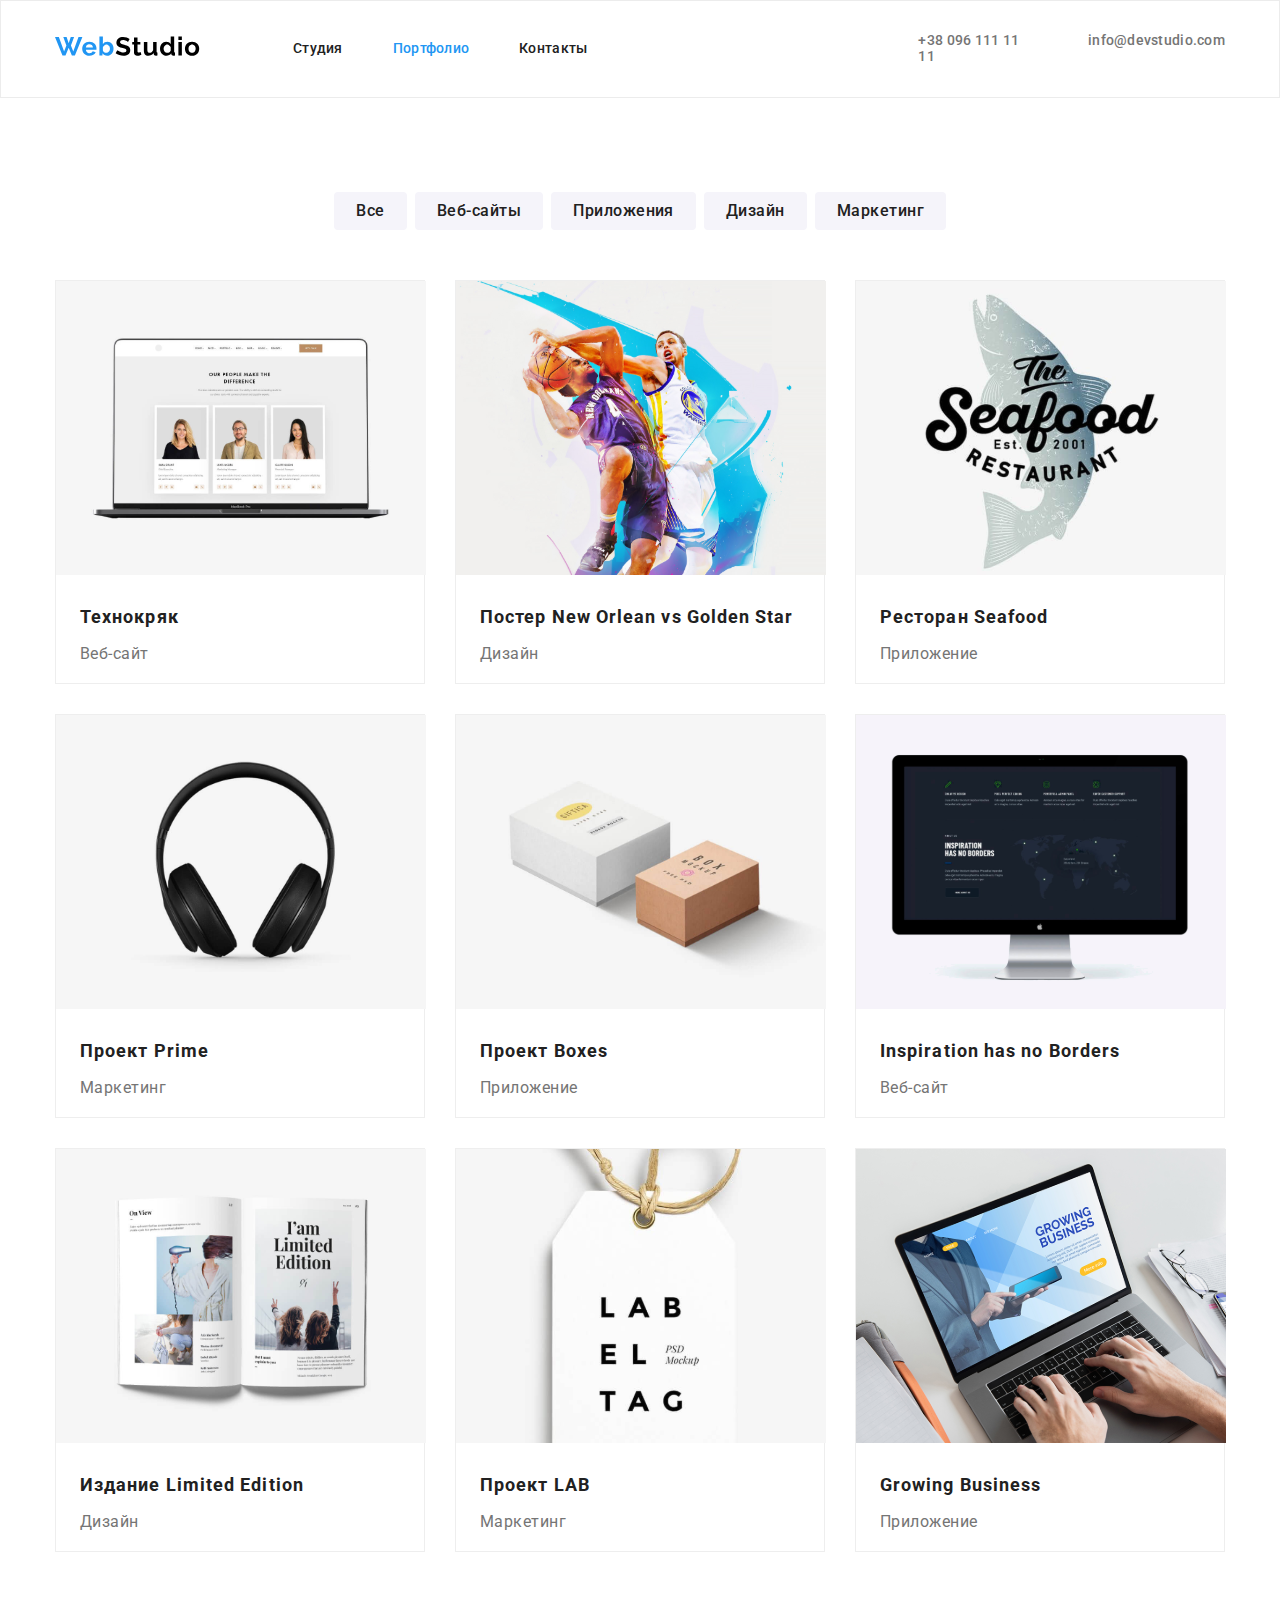
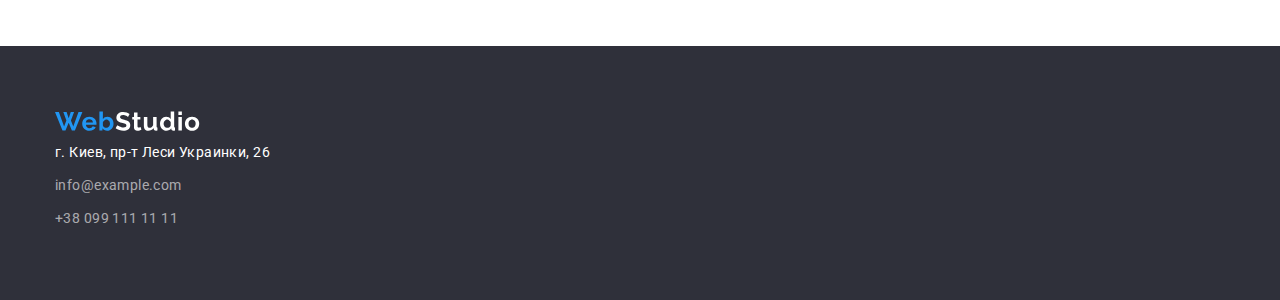
<file: portfolio.html>
<!DOCTYPE html>
<html lang="en">
  <head>
    <meta charset="UTF-8" />
    <meta name="viewport" content="width=device-width, initial-scale=1.0" />
    <title>HomeWork03</title>
    <link
      rel="stylesheet"
      href="https://cdnjs.cloudflare.com/ajax/libs/modern-normalize/0.7.0/modern-normalize.min.css"
    />
    <link
      href="https://fonts.googleapis.com/css2?family=Roboto:wght@400;500;900&display=swap"
      rel="stylesheet"
    />
    <link rel="stylesheet" href="./css/style.css" />
  </head>
  <body>
    <!-- Главная / студия/ портфолио   контакты-->
    <header class="page-header portf">
      <nav class="container main-nav">
        <a href="./index.html" class="logo">
          <img src="./img/logo.svg" alt="" width="145px" height="31px" />
        </a>

        <ul class="site-nav list">
          <li class="item">
            <a href="./index.html" class="link">Студия</a>
          </li>
          <li class="item">
            <a href="./portfolio.html" class="link current">Портфолио</a>
          </li>
          <li class="item"><a href="" class="link">Контакты</a></li>
        </ul>

        <ul class="site-contact list">
          <li class="item">
            <a href="tel:+380961111111" class="link">+38 096 111 11 11</a>
          </li>
          <li class="item">
            <a href="mailto:info@devstudio.com" class="link"
              >info@devstudio.com</a
            >
          </li>
        </ul>
      </nav>
    </header>
    <!-- Фильтры/все/веб/прилож-->
    <main>
      <div class="page-filt">
        <div class="container">
          <ul class="btn-list list">
            <li class="item">
              <button type="button" class="button-filters">Все</button>
            </li>
            <li class="item">
              <button type="button" class="button-filters">Веб-сайты</button>
            </li>
            <li class="item">
              <button type="button" class="button-filters">Приложения</button>
            </li>
            <li class="item">
              <button type="button" class="button-filters">Дизайн</button>
            </li>
            <li class="item">
              <button type="button" class="button-filters">Маркетинг</button>
            </li>
          </ul>
        </div>
      </div>
      <!--Портфолио общее (9штук)-->
      <section class="section port">
        <div class="container">
          <ul class="portfolio-list list">
            <li class="item">
              <a href="/">
                <img
                  src="./portfolio-img/project-1.svg"
                  alt=""
                  width="370"
                  height="294"
                />
                <h4 class="title">Технокряк</h4>
                <p class="content">Веб-сайт</p>
              </a>
            </li>
            <li class="item">
              <a href="/">
                <img
                  src="./portfolio-img/project-2.svg"
                  alt=""
                  width="370"
                  height="294"
                />
                <h4 class="title">Постер New Orlean vs Golden Star</h4>
                <p class="content">Дизайн</p>
              </a>
            </li>
            <li class="item">
              <a href="/">
                <img
                  src="./portfolio-img/project-3.svg"
                  alt=""
                  width="370"
                  height="294"
                />
                <h4 class="title">Ресторан Seafood</h4>
                <p class="content">Приложение</p>
              </a>
            </li>
            <li class="item">
              <a href="/">
                <img
                  src="./portfolio-img/project-4.svg"
                  alt=""
                  width="370"
                  height="294"
                />
                <h4 class="title">Проект Prime</h4>
                <p class="content">Маркетинг</p>
              </a>
            </li>
            <li class="item">
              <a href="/">
                <img
                  src="./portfolio-img/project-5.svg"
                  alt=""
                  width="370"
                  height="294"
                />
                <h4 class="title">Проект Boxes</h4>
                <p class="content">Приложение</p>
              </a>
            </li>
            <li class="item">
              <a href="/">
                <img
                  src="./portfolio-img/project-6.svg"
                  alt=""
                  width="370"
                  height="294"
                />
                <h4 class="title">Inspiration has no Borders</h4>
                <p class="content">Веб-сайт</p>
              </a>
            </li>
            <li class="item">
              <a href="/">
                <img
                  src="./portfolio-img/project-7.svg"
                  alt=""
                  width="370"
                  height="294"
                />
                <h4 class="title">Издание Limited Edition</h4>
                <p class="content">Дизайн</p>
              </a>
            </li>
            <li class="item">
              <a href="/">
                <img
                  src="./portfolio-img/project-8.svg"
                  alt=""
                  width="370"
                  height="294"
                />
                <h4 class="title">Проект LAB</h4>
                <p class="content">Маркетинг</p>
              </a>
            </li>
            <li class="item">
              <a href="/">
                <img
                  src="./portfolio-img/project-9.svg"
                  alt=""
                  width="370"
                  height="294"
                />
                <h4 class="title">Growing Business</h4>
                <p class="content">Приложение</p>
              </a>
            </li>
          </ul>
        </div>
      </section>
    </main>
    <!-- Подвал-->
    <footer class="footer">
      <div class="container">
        <img src="./img/logo-footer.svg" alt="" width="145" height="31px" />
        <address class="adress">г. Киев, пр-т Леси Украинки, 26</address>
        <ul class="list">
          <li>
            <a href="mailto:info@example.com" class="link m">
              info@example.com
            </a>
          </li>
          <li>
            <a href="tel:+380991111111" class="link t">+38 099 111 11 11</a>
          </li>
        </ul>
      </div>
    </footer>
  </body>
</html>
</file>
<file: css/style.css>
:root {
  --background-color-white: #ffffff;
  --background-color-footer: #2f303a;
  --text-color-black: #212121;
  --text-color-grey: #757575;
  --focus-color-bl: #2196f3;
}
body {
  font-family: Roboto;
  background-color: #ffffff;
}
.list {
  list-style: none;
  padding: 0;
  margin: 0;
}

/*-----ОБЩИЙ КОНТЕЙНЕР----- */
.container {
  width: 1200px;
  margin-left: auto;
  margin-right: auto;
  padding-left: 15px;
  padding-right: 15px;
}

/* ВЕРХНИЕ КНОПКИ САЙТА  */
.page-header.portf {
  border: 1px solid #ececec;
}
.main-nav {
  display: flex;
  align-items: center;
}
.site-nav .link {
  color: var(--text-color-black);
  text-decoration: none;
  font-style: normal;
  font-weight: 500;
  font-size: 14px;
  line-height: 1.14;
  letter-spacing: 0.02em;

  display: block;
  padding-top: 32px;
  padding-bottom: 32px;
}
.site-nav .link:hover,
.site-nav .link:focus {
  color: var(--focus-color-bl);
}
.site-nav .link.current {
  color: #2196f3;
}
.site-nav {
  display: flex;
  margin-left: 93px;
}
.site-nav .item + .item {
  margin-left: 50px;
}

.site-contact {
  display: flex;
  margin-left: 331px;
}
.site-contact .item + .item {
  margin-left: 50px;
}
.site-contact .link {
  color: var(--text-color-grey);
  text-decoration: none;
  font-style: normal;
  font-weight: 500;
  font-size: 14px;
  line-height: 1.14;
  letter-spacing: 0.02em;

  display: block;
  padding-top: 32px;
  padding-bottom: 32px;
}
.site-contact .link:hover,
.site-contact .link:focus {
  color: var(--focus-color-bl);
}

/*ЗАГОЛОВОК   h1  */
.hero {
  background-color: #2f303a;

  padding-top: 200px;
  padding-bottom: 0;
  margin-top: 0;
  margin-bottom: 0;
  text-align: center;
}

.hero-title {
  color: #ffffff;

  font-style: normal;
  font-weight: 900;
  font-size: 44px;
  line-height: 1.36;
  letter-spacing: 0.06em;

  margin-top: 0;
  margin-bottom: 30px;
}

/* Кнопка ЗАКАЗ ---- ГЕРОЙ */
.button {
  display: inline-block;
  font-family: inherit; /* унаследуй у БОДИ шриф-  значение ИНХЕРИТ унаследуй */

  background-color: #2196f3;
  color: white;

  font-style: normal;
  font-weight: bold;
  font-size: 16px;
  line-height: 1.87;
  text-align: center;

  box-shadow: 0px 4px 4px rgba(0, 0, 0, 0.15);
  border-radius: 4px;
  border: 1px transparent;
  padding-left: 32px;
  padding-top: 10px;
  padding-right: 32px;
  padding-bottom: 10px;
  width: 200px;
  height: 50px;

  margin-bottom: 200px; /*кнопка отступила по секции 200пх -  */
}
/*  Кнопки ФИЛЬТРЫ --- страница портфолио */
.btn-list {
  display: flex;
  align-items: center;
  justify-content: center;
}
.btn-list .item + .item {
  margin-left: 8px;
}
.button-filters {
  display: inline-block;
  font-family: inherit;
  background-color: #f5f4fa;
  color: var(--text-color-black);

  font-style: normal;
  font-weight: 500;
  font-size: 16px;
  line-height: 1.62;
  letter-spacing: 0.03em;
  text-align: center;

  border-radius: 4px;
  border: 1px transparent;
  padding-left: 22px;
  padding-top: 6px;
  padding-right: 22px;
  padding-bottom: 6px;
  min-width: 73px;
  height: 38px;
}

.button-filters:hover,
.button-filters:focus {
  font-family: inherit;
  background-color: #2196f3;
  color: white;
}

/* Особенности !без осногово заголовка!  */
.features-list {
  display: flex;
  align-items: center;
  justify-content: center;
}
.features-list .item + .item {
  margin-left: 30px;
}
.features-list .title {
  color: var(--text-color-black);
  text-transform: uppercase;
  font-style: normal;
  font-weight: bold;
  font-size: 14px;
  line-height: 1.14;
  letter-spacing: 0.03em;

  padding: 0;
  margin-top: 0;
  margin-bottom: 10px;
}
.features-list .content {
  color: var(--text-color-grey);
  font-style: normal;
  font-weight: normal;
  font-size: 14px;
  line-height: 1.71;
  letter-spacing: 0.03em;

  padding: 0;
  margin: 0;

  width: 270px;
  height: 75px;
}
.foto-list {
  display: flex;
  align-items: center;
  justify-content: center;
}
.foto-list .item + .item {
  margin-left: 30px;
  margin-bottom: 0;
}

/* Заголовки2 БОЛЬШ ЗАГОЛОКИ 2шт --ЧЕМ ЗАНИМ +НАШ КОМ- */
.section-title2 {
  color: var(--text-color-black);
  font-style: normal;
  font-weight: bold;
  font-size: 36px;
  line-height: 1.16;
  text-align: center;
  letter-spacing: 0.03em;

  padding: 0;
  margin-top: 0;
  margin-bottom: 50px;
}

/*  НАША КОМАНДА  "title- имена сотрудников */
.team-list {
  display: flex;
  align-items: center;
  justify-content: center;
}
.team-list .item {
  width: 270px;
  height: 368px;
  text-align: center;
  background: #ffffff;
  /* material shadow v1 */
  box-shadow: 0px 1px 3px rgba(0, 0, 0, 0.12), 0px 1px 1px rgba(0, 0, 0, 0.14),
    0px 2px 1px rgba(0, 0, 0, 0.2);
  border-radius: 0px 0px 4px 4px;
}
.team-list .item + .item {
  margin-left: 30px;
}
.team-list .title {
  color: var(--text-color-black);
  font-style: normal;
  font-weight: 500;
  font-size: 16px;
  line-height: 1.18;
  letter-spacing: 0.03em;

  padding: 0;
  margin-top: 30px;
  margin-bottom: 10px;
}
.team-list .content {
  color: var(--text-color-grey);
  font-style: normal;
  font-weight: normal;
  font-size: 16px;
  line-height: 1.18;
  letter-spacing: 0.03em;

  padding: 0;
  margin: 0;
}

/*   ПОРТФОЛИО   */
.portfolio-list {
  display: flex;
  flex-wrap: wrap;
}
.portfolio-list .item {
  width: 370px;
  height: 404px;
  margin-right: 30px;
  margin-bottom: 30px;
  background: #ffffff;
  border: 1px solid #eeeeee;
}
.portfolio-list .item:nth-child(3n) {
  margin-right: 0;
}
.portfolio-list .item:nth-last-child(-n + 3) {
  margin-bottom: 0;
}

.portfolio-list .title {
  color: var(--text-color-black);
  font-style: normal;
  font-weight: bold;
  font-size: 18px;
  line-height: 2;
  letter-spacing: 0.06em;

  padding: 0;
  margin-top: 20px;
  margin-left: 24px;
  margin-bottom: 4px;
}
.portfolio-list .content {
  color: var(--text-color-grey);
  font-style: normal;
  font-weight: normal;
  font-size: 16px;
  line-height: 1.87;
  letter-spacing: 0.03em;

  padding: 0;
  margin-left: 24px;
  margin-top: 0;
  margin-bottom: 0;
}

/* ФУТЕР  */
.footer {
  background: #2f303a;
  padding-top: 60px;
  padding-bottom: 60px;
}
.footer .link {
  color: rgba(255, 255, 255, 0.6);
  text-decoration: none;
  font-style: normal;
  font-weight: normal;
  font-size: 14px;
  line-height: 1.71;
  letter-spacing: 0.03em;
}
/*footer-  mail /tel  УБИРАЛ ПАДИНГИ настроил маргин  */
.m,
.t {
  display: inline-block;
  padding: 0;
  margin-top: 0;
  margin-bottom: 9px;
}
.footer .adress {
  color: #ffffff;
  font-style: normal;
  font-weight: normal;
  font-size: 14px;
  line-height: 1.71;
  letter-spacing: 0.03em;

  padding: 0;
  margin-top: 0;
  margin-bottom: 9px;
}

.section {
  padding-top: 94px;
  padding-bottom: 94px;
}
.section.features {
  padding-top: 94px;
  padding-bottom: 0;
}
.section.no-padding {
  padding-top: 0;
  padding-bottom: 0;
}
.section.team {
  background-color: #f5f4fa;
}
/* СТРАНИЦА- ПОРТФОЛИО*/
.page-filt {
  padding-top: 94px;
}
.port {
  padding-top: 50px;
  padding-bottom: 94px;
}

/* ---  УБРАТЬ ПОДЧЕРКИВАНИЕ НА ПОРТФОЛИО */
a {
  text-decoration: none;
}
</file>
